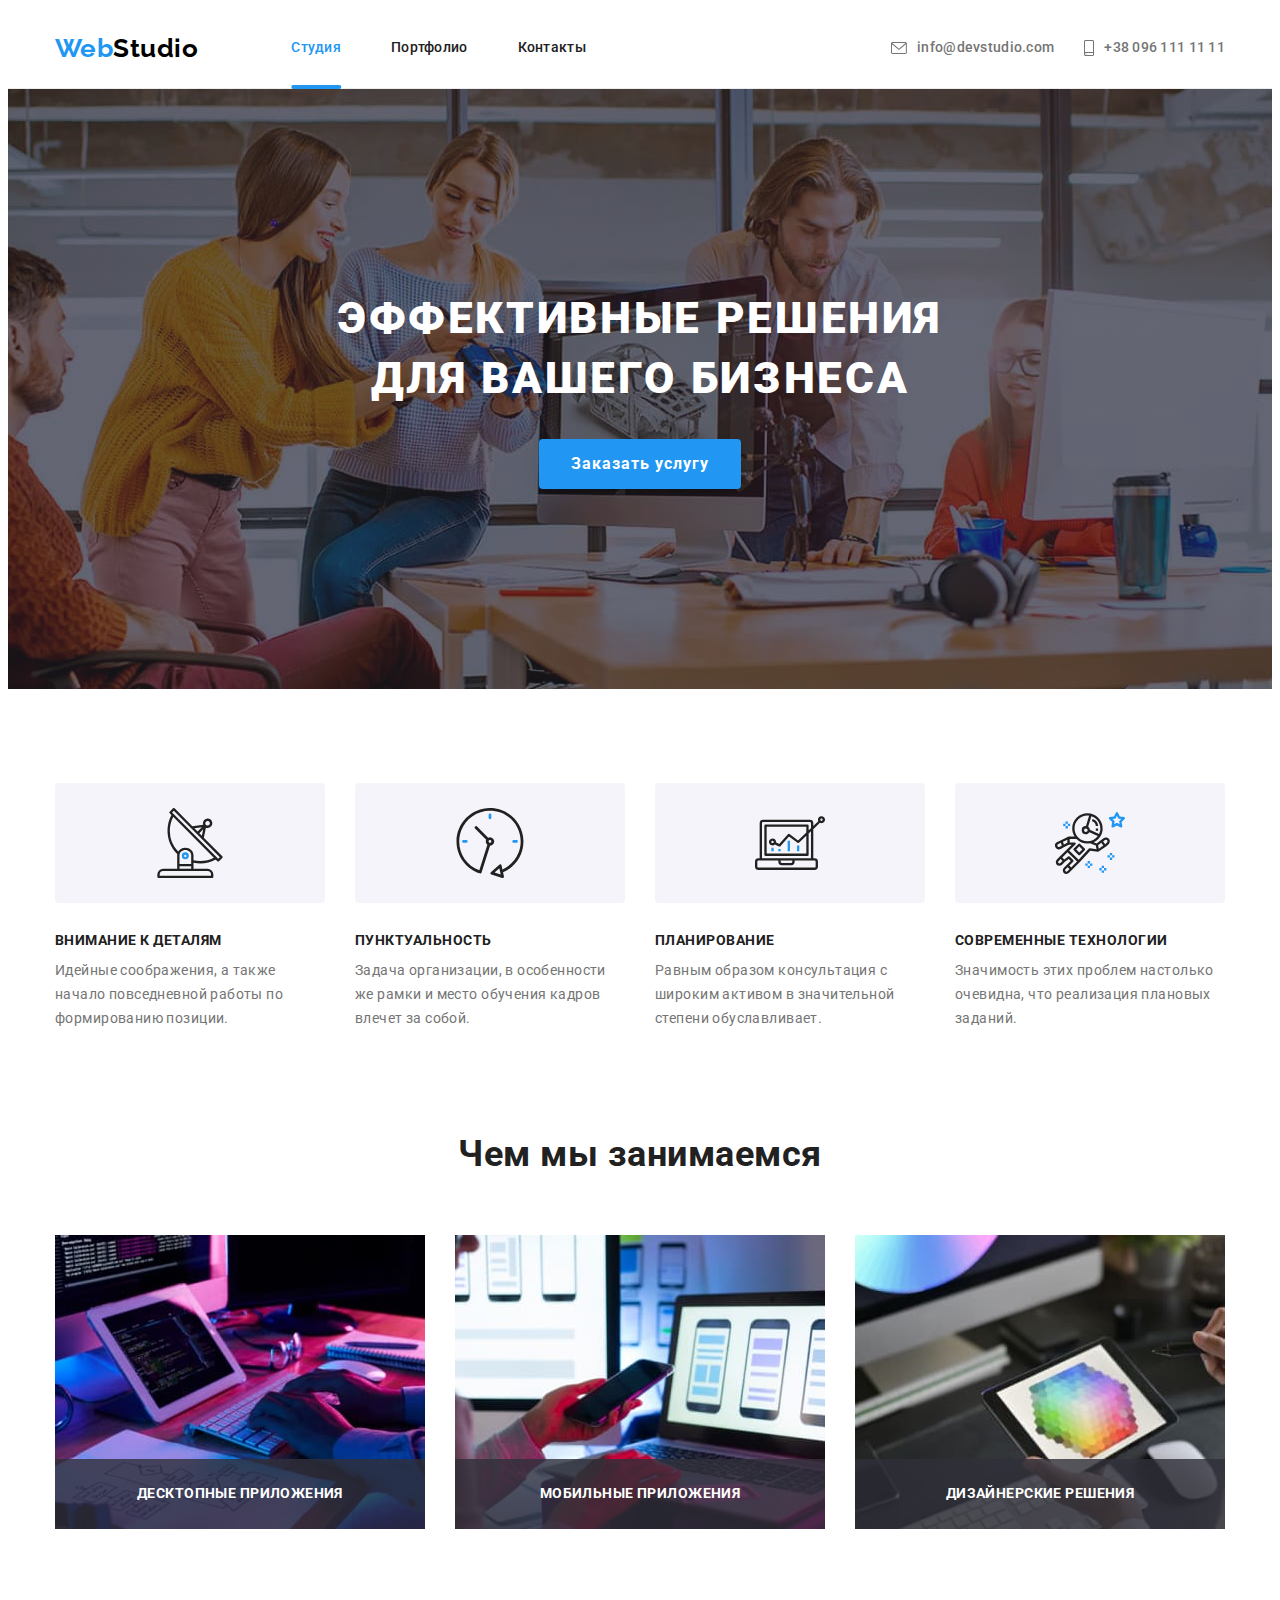
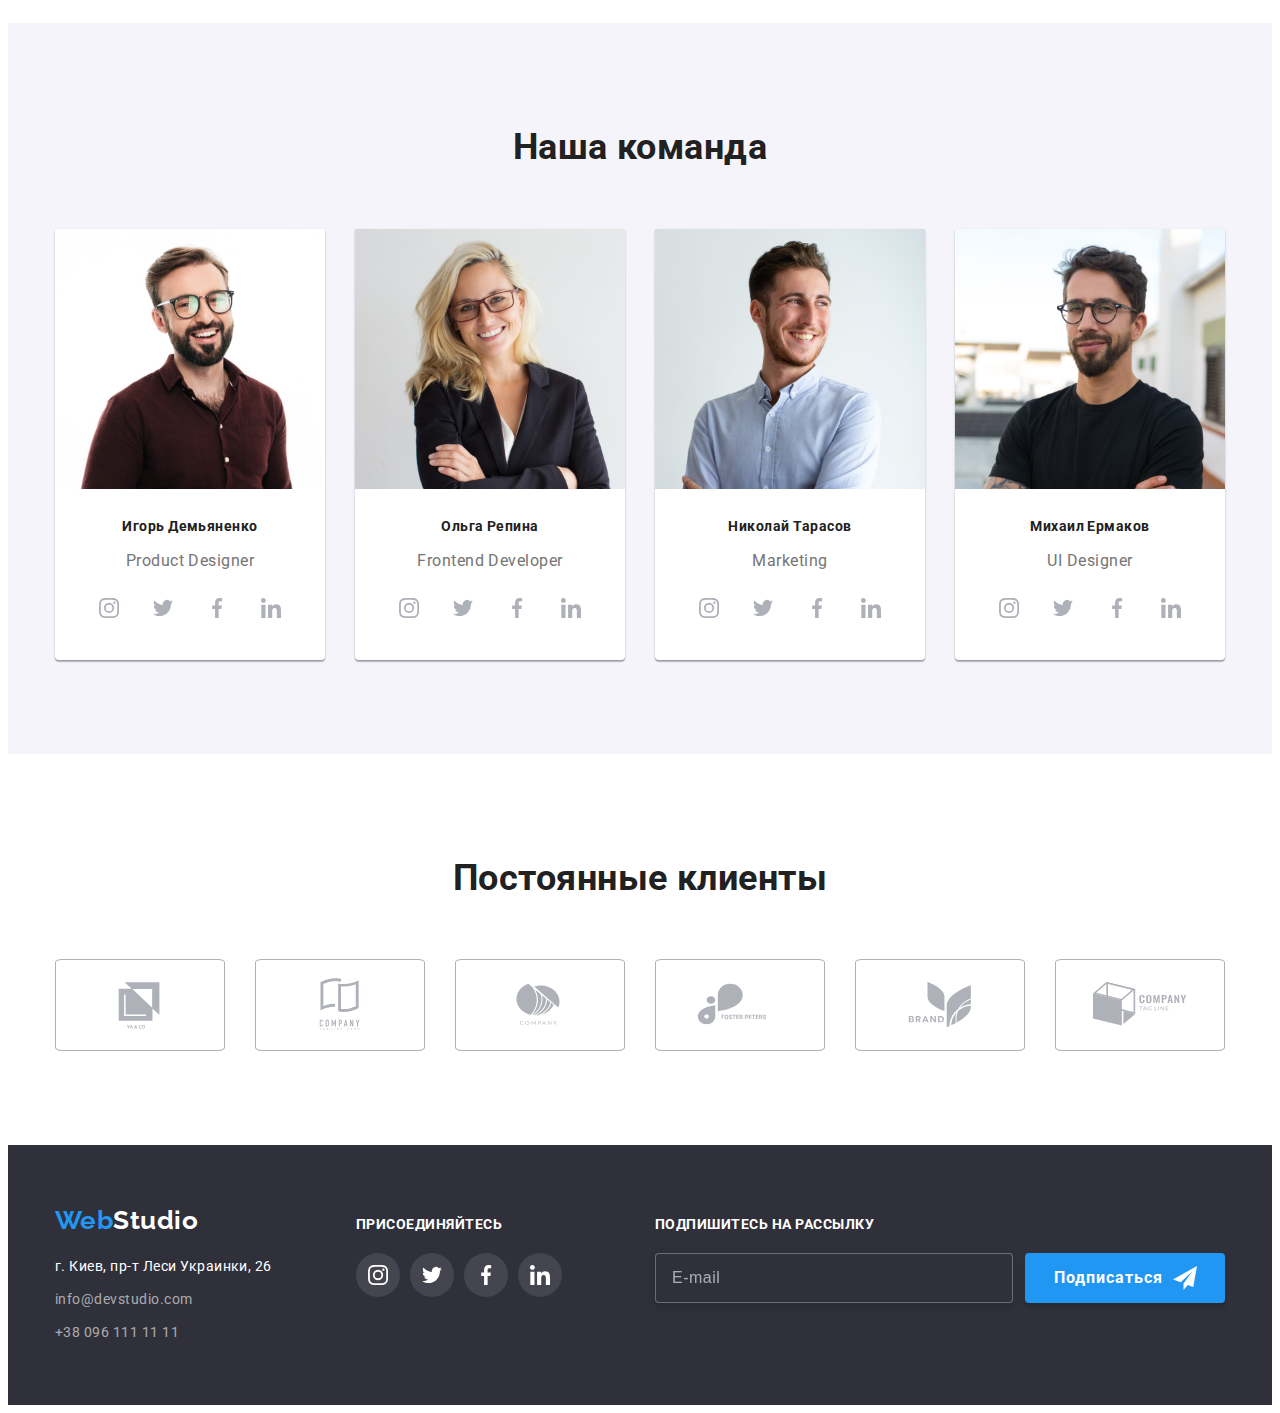
<file: index.html>
<!DOCTYPE html>
<html lang="ru">
  <head>
    <meta charset="UTF-8" />
    <meta http-equiv="X-UA-Compatible" content="IE=edge" />
    <meta name="viewport" content="width=device-width, initial-scale=1.0" />
    <title>Web Studio (Version 2.1)</title>
    <link rel="preconnect" href="https://fonts.googleapis.com" />
    <link rel="preconnect" href="https://fonts.gstatic.com" crossorigin />
    <link
      href="https://fonts.googleapis.com/css2?family=Raleway:wght@700&family=Roboto:wght@400;500;700;900&display=swap"
      rel="stylesheet"
    />
    <link
      rel="stylesheet"
      href="https://cdnjs.cloudflare.com/ajax/libs/modern-normalize/1.1.0/modern-normalize.min.css"
      integrity="sha512-wpPYUAdjBVSE4KJnH1VR1HeZfpl1ub8YT/NKx4PuQ5NmX2tKuGu6U/JRp5y+Y8XG2tV+wKQpNHVUX03MfMFn9Q=="
      crossorigin="anonymous"
      referrerpolicy="no-referrer"
    />
    <link rel="stylesheet" href="./css/styles.css" />
  </head>
  <body>
    <header class="header">
      <div class="container">
        <!--=====logo=====-->

        <a href="/" lang="en" class="text-logo">
          <span class="span-logo">Web</span>Studio
        </a>

        <!-- =====sait-nav===== -->

        <nav>
          <ul class="sait-nav">
            <li class="item"><a href="/" class="current">Студия</a></li>
            <li class="item"><a href="./portfolio.html">Портфолио</a></li>
            <li class="item"><a href="/">Контакты</a></li>
          </ul>
        </nav>

        <!-- =====contacts-nav=====  -->

        <ul class="contacts-nav">
          <li class="item">
            <a class="link-mail" href="mailto:info@devstudio.com">
              <svg class="icon-envelope">
                <use href="./images/symbol-defs.svg#icon-envelope"></use>
              </svg>
              info@devstudio.com
            </a>
          </li>
          <li class="item">
            <a class="link-tell" href="tel:+380961111111">
              <svg class="icon-smartphone">
                <use href="./images/symbol-defs.svg#icon-smartphone"></use>
              </svg>
              +38 096 111 11 11
            </a>
          </li>
        </ul>
      </div>
    </header>

    <!-- Hero section -->

    <main class="main">
      <div class="hero">
        <div class="container">
          <section>
            <h1 class="hero-title">
              Эффективные решения<br />для вашего бизнеса
            </h1>

            <!-- =====button==== -->

            <button type="button" class="hero-button" data-modal-open>
              Заказать услугу
            </button>
            <div class="backdrop is-hidden" data-modal>
              <div class="modal">
                <button class="modal-button" data-modal-close>
                  <svg class="icon-close">
                    <use href="./images/symbol-defs.svg#icon-close"></use>
                  </svg>
                </button>
                <p class="text">Оставьте свои данные, мы вам перезвоним</p>
                <form class="inner">
                  <div class="form-field">
                    <label class="signature" name="name"> Имя </label>
                    <span class="position">
                      <input
                        class="field"
                        type="text"
                        id="name"
                        autocomplete="off"
                      />
                      <svg class="icon">
                        <use
                          href="./images/symbol-defs.svg#icon-person_modal"
                        ></use>
                      </svg>
                    </span>
                  </div>

                  <div class="form-field">
                    <label class="signature" name="tel"> Имя </label>
                    <span class="position">
                      <input
                        class="field"
                        type="tel"
                        id="tel"
                        autocomplete="off"
                      />
                      <svg class="icon">
                        <use
                          href="./images/symbol-defs.svg#icon-phone_modal"
                        ></use>
                      </svg>
                    </span>
                  </div>
                  <div class="form-field">
                    <label class="signature" name="email"> Имя </label>
                    <span class="position">
                      <input
                        class="field"
                        type="email"
                        id="email"
                        autocomplete="off"
                      />
                      <svg class="icon">
                        <use
                          href="./images/symbol-defs.svg#icon-email_modal"
                        ></use>
                      </svg>
                    </span>
                  </div>
                  <div class="form-field last">
                    <label class="signature" name="textarea">Комментарий</label>
                    <textarea
                      class="textarea field"
                      type="text"
                      id="textarea"
                      autocomplete="off"
                      placeholder="Введите текст"
                    ></textarea>
                  </div>
                  <div class="checkbox-field">
                    <label class="signature-checkbox" name="checkbox">
                      <input
                        class="checkbox"
                        type="checkbox"
                        id="checkbox"
                        autocomplete="off"
                      />
                      <span class="wrapper-icon">
                        <svg class="icon-check">
                          <use
                            href="./images/symbol-defs.svg#icon-icon-check"
                          ></use>
                        </svg>
                      </span>
                      &nbsp; Соглашаюсь с рассылкой и принимаю &nbsp;
                      <a clas="link-checkbox" href="#">Условия договора</a>
                    </label>
                  </div>
                  <div class="submit-wrapper">
                    <button type="submit" class="form-button">Отправить</button>
                  </div>
                </form>
              </div>
            </div>
          </section>
        </div>
      </div>

      <!-- =====section===== -->

      <section class="section indent section-padding">
        <div class="container">
          <h2 class="section-title">
            <!-- Заголовок который нужно спрятать -->
          </h2>
          <ul class="title">
            <li class="item">
              <div class="box-icon">
                <svg class="icon">
                  <use href="./images/symbol-defs.svg#icon-antenna"></use>
                </svg>
              </div>
              <h3 class="headline">Внимание к деталям</h3>
              <p class="paragraph">
                Идейные соображения, а также начало повседневной работы по
                формированию позиции.
              </p>
            </li>
            <li class="item">
              <div class="box-icon">
                <svg class="icon">
                  <use href="./images/symbol-defs.svg#icon-clock"></use>
                </svg>
              </div>
              <h3 class="headline">Пунктуальность</h3>
              <p class="paragraph">
                Задача организации, в особенности же рамки и место обучения
                кадров влечет за собой.
              </p>
            </li>
            <li class="item">
              <div class="box-icon">
                <svg class="icon">
                  <use href="./images/symbol-defs.svg#icon-diagram"></use>
                </svg>
              </div>
              <h3 class="headline">Планирование</h3>
              <p class="paragraph">
                Равным образом консультация с широким активом в значительной
                степени обуславливает.
              </p>
            </li>
            <li class="item">
              <div class="box-icon">
                <svg class="icon">
                  <use href="./images/symbol-defs.svg#icon-astronaut"></use>
                </svg>
              </div>
              <h3 class="headline">Современные технологии</h3>
              <p class="paragraph">
                Значимость этих проблем настолько очевидна, что реализация
                плановых заданий.
              </p>
            </li>
          </ul>
        </div>
      </section>

      <!-- =====What are we doing===== -->

      <section class="section indent-with-img section-padding">
        <div class="container">
          <h2 class="section-title">Чем мы занимаемся</h2>
          <ul class="photo">
            <li class="item">
              <img
                class="no-gap"
                width="370"
                src="./images/what_are_we_doing_1.jpg"
                alt="Разработка проэкта"
              />
              <p class="text-photo">Десктопные приложения</p>
            </li>
            <li class="item">
              <img
                class="no-gap"
                width="370"
                src="./images/what_are_we_doing_2.jpg"
                alt="Оптимизация под мобильные устройства"
              />
              <p class="text-photo">Мобильные приложения</p>
            </li>
            <li class="item">
              <img
                class="no-gap"
                width="370"
                src="./images/what_are_we_doing_3.jpg"
                alt="Дизайнерские решения"
              />
              <p class="text-photo">Дизайнерские решения</p>
            </li>
          </ul>
        </div>
      </section>
      <section class="section bg-section indent-with-img section-padding">
        <div class="container">
          <h2 class="section-title">Наша команда</h2>
          <ul class="shell">
            <li class="item">
              <img
                class="no-gap"
                width="270"
                src="./images/ihor.jpg"
                alt="Игорь Демьяненко"
              />
              <div class="padding-text">
                <h3 class="headline center">Игорь Демьяненко</h3>
                <p lang="en" class="center">Product Designer</p>
                <section class="social-networks">
                  <a href="/" class="networks-icon">
                    <svg class="icon">
                      <use href="./images/symbol-defs.svg#icon-instagram"></use>
                    </svg>
                  </a>
                  <a href="/" class="networks-icon">
                    <svg class="icon">
                      <use href="./images/symbol-defs.svg#icon-twitter"></use>
                    </svg>
                  </a>
                  <a href="/" class="networks-icon">
                    <svg class="icon">
                      <use href="./images/symbol-defs.svg#icon-facebook"></use>
                    </svg>
                  </a>
                  <a href="/" class="networks-icon">
                    <svg class="icon">
                      <use href="./images/symbol-defs.svg#icon-linkedin"></use>
                    </svg>
                  </a>
                </section>
              </div>
            </li>
            <li class="item">
              <img
                class="no-gap"
                width="270"
                src="./images/olga.jpg"
                alt="Ольга Репина"
              />
              <div class="padding-text">
                <h3 class="headline center">Ольга Репина</h3>
                <p lang="en" class="center">Frontend Developer</p>
                <section class="social-networks">
                  <a href="/" class="networks-icon">
                    <svg class="icon">
                      <use href="./images/symbol-defs.svg#icon-instagram"></use>
                    </svg>
                  </a>
                  <a href="/" class="networks-icon">
                    <svg class="icon">
                      <use href="./images/symbol-defs.svg#icon-twitter"></use>
                    </svg>
                  </a>
                  <a href="/" class="networks-icon">
                    <svg class="icon">
                      <use href="./images/symbol-defs.svg#icon-facebook"></use>
                    </svg>
                  </a>
                  <a href="/" class="networks-icon">
                    <svg class="icon">
                      <use href="./images/symbol-defs.svg#icon-linkedin"></use>
                    </svg>
                  </a>
                </section>
              </div>
            </li>
            <li class="item">
              <img
                class="no-gap"
                width="270"
                src="./images/nikolay.jpg"
                alt="Николай Тарасов"
              />
              <div class="padding-text">
                <h3 class="headline center">Николай Тарасов</h3>
                <p lang="en" class="center">Marketing</p>
                <section class="social-networks">
                  <a href="/" class="networks-icon">
                    <svg class="icon">
                      <use href="./images/symbol-defs.svg#icon-instagram"></use>
                    </svg>
                  </a>
                  <a href="/" class="networks-icon">
                    <svg class="icon">
                      <use href="./images/symbol-defs.svg#icon-twitter"></use>
                    </svg>
                  </a>
                  <a href="/" class="networks-icon">
                    <svg class="icon">
                      <use href="./images/symbol-defs.svg#icon-facebook"></use>
                    </svg>
                  </a>
                  <a href="/" class="networks-icon">
                    <svg class="icon">
                      <use href="./images/symbol-defs.svg#icon-linkedin"></use>
                    </svg>
                  </a>
                </section>
              </div>
            </li>
            <li class="item">
              <img
                class="no-gap"
                width="270"
                src="./images/mihail.jpg"
                alt="Михаил Ермаков"
              />
              <div class="padding-text">
                <h3 class="headline center">Михаил Ермаков</h3>
                <p lang="en" class="center">UI Designer</p>
                <section class="social-networks">
                  <a href="/" class="networks-icon">
                    <svg class="icon">
                      <use href="./images/symbol-defs.svg#icon-instagram"></use>
                    </svg>
                  </a>
                  <a href="/" class="networks-icon">
                    <svg class="icon">
                      <use href="./images/symbol-defs.svg#icon-twitter"></use>
                    </svg>
                  </a>
                  <a href="/" class="networks-icon">
                    <svg class="icon">
                      <use href="./images/symbol-defs.svg#icon-facebook"></use>
                    </svg>
                  </a>
                  <a href="/" class="networks-icon">
                    <svg class="icon">
                      <use href="./images/symbol-defs.svg#icon-linkedin"></use>
                    </svg>
                  </a>
                </section>
              </div>
            </li>
          </ul>
        </div>
      </section>
      <section class="section-padding customers">
        <div class="container">
          <h2 class="section-title">Постоянные клиенты</h2>
          <ul class="title">
            <li>
              <a href="/" class="networks-icon">
                <svg class="icon">
                  <use href="./images/symbol-defs.svg#icon-group_1"></use>
                </svg>
              </a>
            </li>
            <li>
              <a href="/" class="networks-icon">
                <svg class="icon">
                  <use href="./images/symbol-defs.svg#icon-group_2"></use>
                </svg>
              </a>
            </li>
            <li>
              <a href="/" class="networks-icon">
                <svg class="icon">
                  <use href="./images/symbol-defs.svg#icon-group_3"></use>
                </svg>
              </a>
            </li>
            <li>
              <a href="/" class="networks-icon">
                <svg class="icon">
                  <use href="./images/symbol-defs.svg#icon-group_4"></use>
                </svg>
              </a>
            </li>
            <li>
              <a href="/" class="networks-icon">
                <svg class="icon">
                  <use href="./images/symbol-defs.svg#icon-group_5"></use>
                </svg>
              </a>
            </li>
            <li>
              <a href="/" class="networks-icon">
                <svg class="icon">
                  <use href="./images/symbol-defs.svg#icon-group_6"></use>
                </svg>
              </a>
            </li>
          </ul>
        </div>
      </section>
    </main>

    <!-- =====footer===== -->

    <footer class="footer">
      <div class="container">
        <div class="footer-text">
          <a href="/" lang="en" class="text-logo footer-logo">
            <span class="span-logo">Web</span>Studio
          </a>

          <!-- =====adress===== -->

          <address class="adress">
            <ul>
              <li class="location">
                <a
                  href="https://goo.gl/maps/e9gc64bWVvTJH4VD8"
                  class="geolocation link"
                  >г. Киев, пр-т Леси Украинки, 26
                </a>
              </li>
              <li class="mail">
                <a href="mailto:info@devstudio.com" class="link"
                  >info@devstudio.com
                </a>
              </li>
              <li class="tel">
                <a href="tel:+380961111111" class="link">+38 096 111 11 11</a>
              </li>
            </ul>
          </address>
        </div>
        <div class="wrapper">
          <h2 class="title">присоединяйтесь</h2>
          <section class="social-networks">
            <ul class="shell">
              <li class="item-shell">
                <a href="/" class="networks-icon">
                  <svg class="icon">
                    <use
                      href="./images/symbol-defs.svg#icon-instagram_footer"
                    ></use>
                  </svg>
                </a>
              </li>
              <li class="item-shell">
                <a href="/" class="networks-icon">
                  <svg class="icon">
                    <use
                      href="./images/symbol-defs.svg#icon-twitter_footer"
                    ></use>
                  </svg>
                </a>
              </li>
              <li class="item-shell">
                <a href="/" class="networks-icon">
                  <svg class="icon">
                    <use
                      href="./images/symbol-defs.svg#icon-facebook_footer"
                    ></use>
                  </svg>
                </a>
              </li>
              <li class="item-shell">
                <a href="/" class="networks-icon">
                  <svg class="icon">
                    <use
                      href="./images/symbol-defs.svg#icon-linkedin_footer"
                    ></use>
                  </svg>
                </a>
              </li>
            </ul>
          </section>
        </div>
        <div class="wrapper-form">
          <h2 class="title">Подпишитесь на рассылку</h2>
          <form class="footer-form" action="" autocomplete="off">
            <input
              class="footer-field"
              type="emeil"
              name="meil"
              placeholder="E-mail"
            />
            <button type="submit" class="footer-button" data-modal-open>
              Подписаться
              <svg class="icon">
                <use href="./images/symbol-defs.svg#icon-icon_send"></use>
              </svg>
            </button>
          </form>
        </div>
      </div>
    </footer>

    <script src="./js/modal.js"></script>
  </body>
</html>
</file>
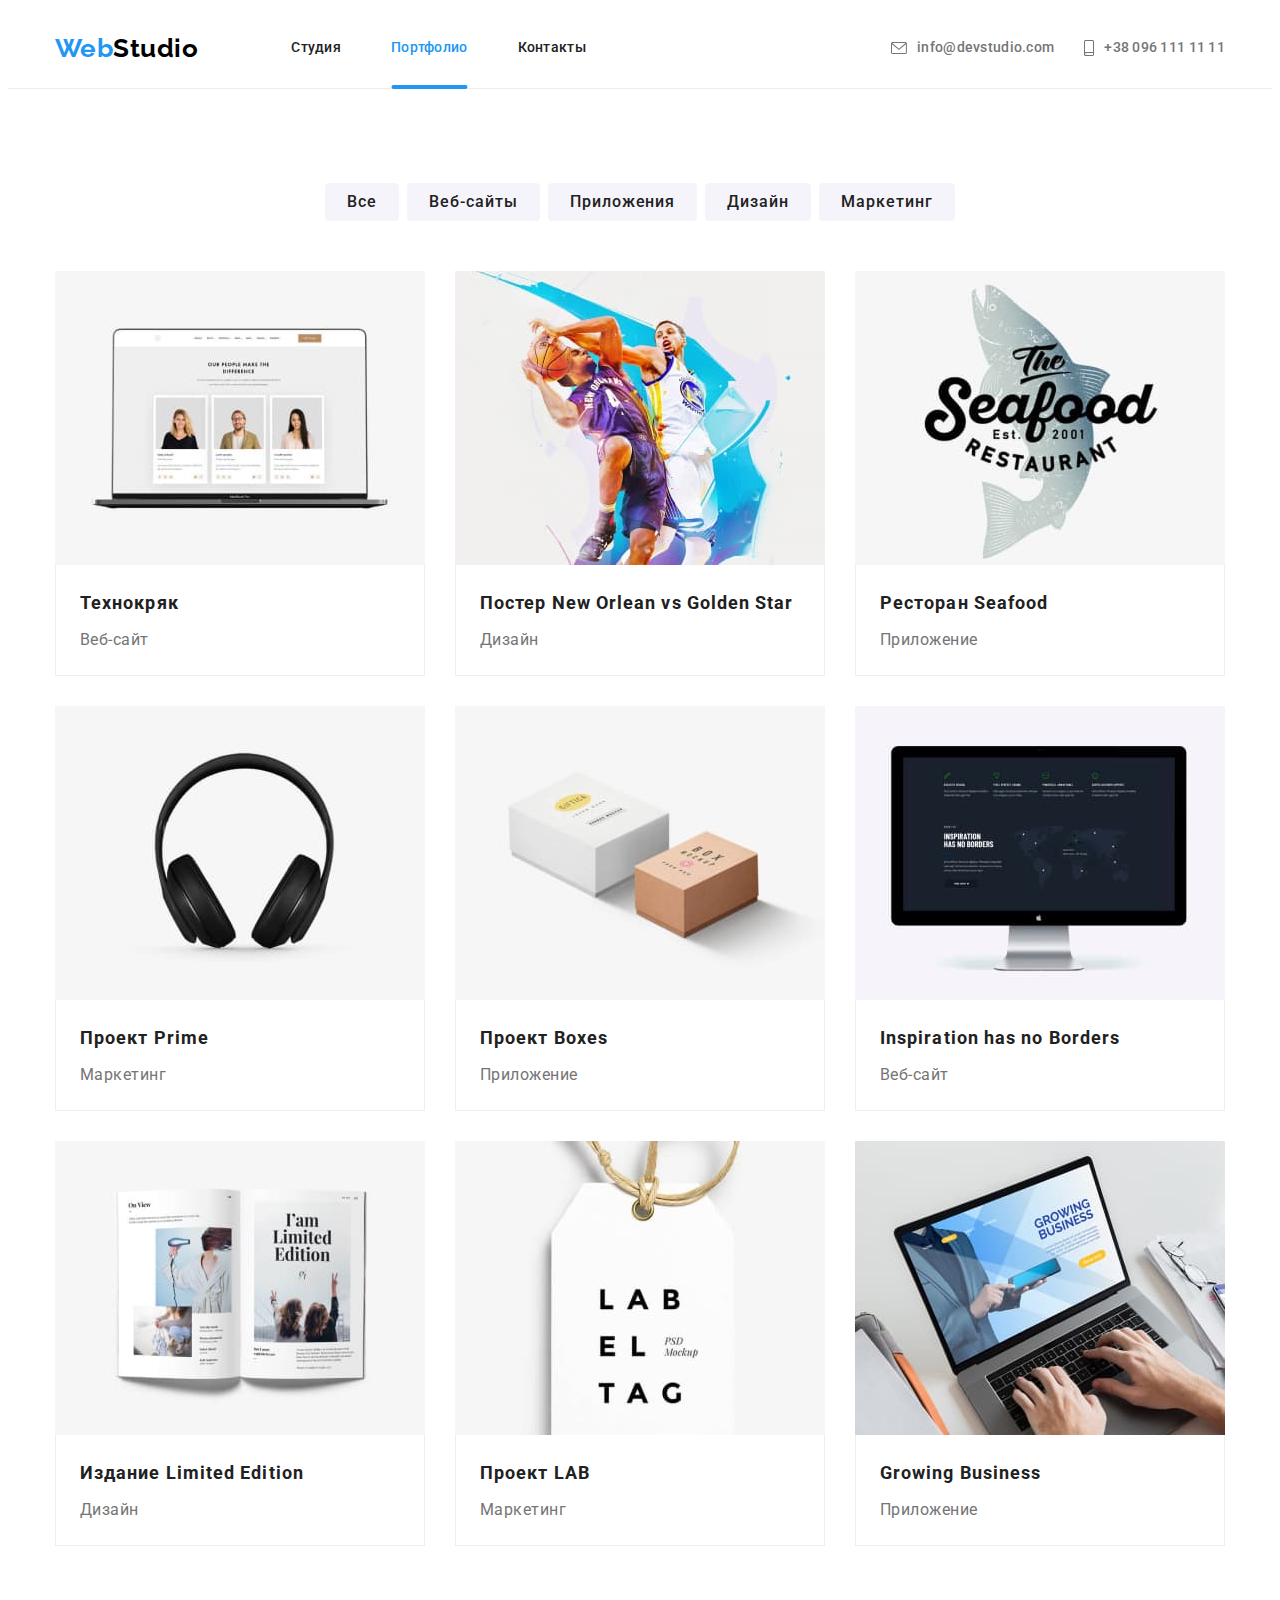
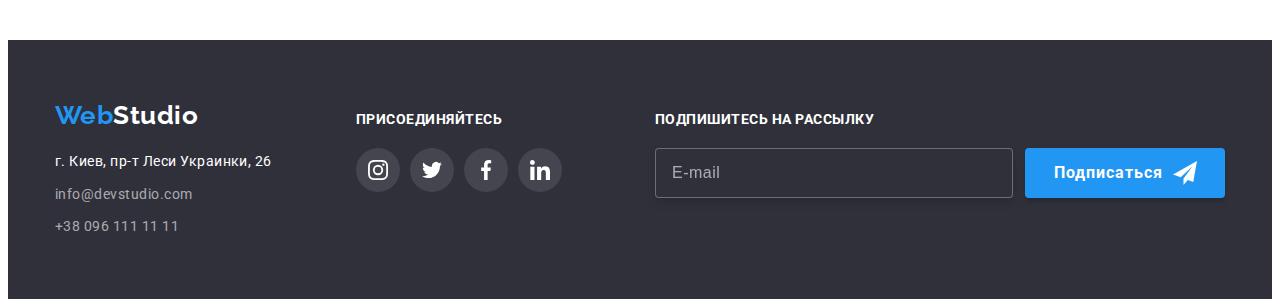
<file: portfolio.html>
<!DOCTYPE html>
<html lang="ru">
  <head>
    <meta charset="UTF-8" />
    <meta http-equiv="X-UA-Compatible" content="IE=edge" />
    <meta name="viewport" content="width=device-width, initial-scale=1.0" />
    <title>Web Studio (Version 2.1)</title>
    <link rel="preconnect" href="https://fonts.googleapis.com" />
    <link rel="preconnect" href="https://fonts.gstatic.com" crossorigin />
    <link
      href="https://fonts.googleapis.com/css2?family=Raleway:wght@700&family=Roboto:wght@400;500;700;900&display=swap"
      rel="stylesheet"
    />
    <link
      rel="stylesheet"
      href="https://cdnjs.cloudflare.com/ajax/libs/modern-normalize/1.1.0/modern-normalize.min.css"
      integrity="sha512-wpPYUAdjBVSE4KJnH1VR1HeZfpl1ub8YT/NKx4PuQ5NmX2tKuGu6U/JRp5y+Y8XG2tV+wKQpNHVUX03MfMFn9Q=="
      crossorigin="anonymous"
      referrerpolicy="no-referrer"
    />
    <link rel="stylesheet" href="./css/styles.css" />
  </head>
  <body>
    <header class="header">
      <div class="container">
        <!--=====logo=====-->

        <a href="/" lang="en" class="text-logo">
          <span class="span-logo">Web</span>Studio
        </a>

        <!-- =====sait-nav===== -->

        <nav>
          <ul class="sait-nav">
            <li class="item"><a href="./index.html">Студия</a></li>
            <li class="item">
              <a href="/" class="current">Портфолио</a>
            </li>
            <li class="item"><a href="/">Контакты</a></li>
          </ul>
        </nav>

        <!-- =====contacts-nav=====  -->

        <ul class="contacts-nav">
          <li class="item">
            <a class="link-mail" href="mailto:info@devstudio.com">
              <svg class="icon-envelope">
                <use href="./images/symbol-defs.svg#icon-envelope"></use>
              </svg>
              info@devstudio.com
            </a>
          </li>
          <li class="item">
            <a class="link-tell" href="tel:+380961111111">
              <svg class="icon-smartphone">
                <use href="./images/symbol-defs.svg#icon-smartphone"></use>
              </svg>
              +38 096 111 11 11
            </a>
          </li>
        </ul>
      </div>
    </header>

    <!-- Hero section -->

    <main>
      <section class="section-padding">
        <div class="container">
          <h1></h1>
          <!-- Заголовок который нужно спрятать -->

          <!-- =====button===== -->

          <ul class="buttons-filters">
            <li class="item">
              <button type="button" class="button">Все</button>
            </li>
            <li class="item">
              <button type="button" class="button">Веб-сайты</button>
            </li>
            <li class="item">
              <button type="button" class="button">Приложения</button>
            </li>
            <li class="item">
              <button type="button" class="button">Дизайн</button>
            </li>
            <li class="item">
              <button type="button" class="button">Маркетинг</button>
            </li>
          </ul>

          <!-- ======cards===== -->

          <ul class="cards">
            <li class="item">
              <div class="cards-container">
                <a class="link" href="">
                  <div class="link-box">
                    <img
                      src="./images/tehnocryak.jpg"
                      alt="Веб-сайт"
                      width="370"
                      class="photo"
                    />
                    <p class="desc">
                      Технокряк это современная площадка распространения
                      коронавируса. Компании используют эту платформу для
                      цифрового шпионажа и атак на защищённые сервера
                      конкурентов.
                    </p>
                  </div>
                  <div class="border">
                    <h2 class="title">Технокряк</h2>
                    <p class="text">Веб-сайт</p>
                  </div>
                </a>
              </div>
            </li>

            <li class="item">
              <div class="cards-container">
                <a class="link" href="">
                  <div class="link-box">
                    <img
                      src="./images/new_orlean_vs_golden_star.jpg"
                      alt="Веб-сайт"
                      width="370"
                      class="photo"
                    />
                    <p class="desc">
                      Технокряк это современная площадка распространения
                      коронавируса. Компании используют эту платформу для
                      цифрового шпионажа и атак на защищённые сервера
                      конкурентов.
                    </p>
                  </div>
                  <div class="border">
                    <h2 class="title">Постер New Orlean vs Golden Star</h2>
                    <p class="text">Дизайн</p>
                  </div>
                </a>
              </div>
            </li>

            <li class="item">
              <div class="cards-container">
                <a class="link" href="">
                  <div class="link-box">
                    <img
                      src="./images/seafood.jpg"
                      alt="Веб-сайт"
                      width="370"
                      class="photo"
                    />
                    <p class="desc">
                      Технокряк это современная площадка распространения
                      коронавируса. Компании используют эту платформу для
                      цифрового шпионажа и атак на защищённые сервера
                      конкурентов.
                    </p>
                  </div>
                  <div class="border">
                    <h2 class="title">Ресторан Seafood</h2>
                    <p class="text">Приложение</p>
                  </div>
                </a>
              </div>
            </li>

            <li class="item">
              <div class="cards-container">
                <a class="link" href="">
                  <div class="link-box">
                    <img
                      src="./images/prime.jpg"
                      alt="Веб-сайт"
                      width="370"
                      class="photo"
                    />
                    <p class="desc">
                      Технокряк это современная площадка распространения
                      коронавируса. Компании используют эту платформу для
                      цифрового шпионажа и атак на защищённые сервера
                      конкурентов.
                    </p>
                  </div>
                  <div class="border">
                    <h2 class="title">Проект Prime</h2>
                    <p class="text">Маркетинг</p>
                  </div>
                </a>
              </div>
            </li>

            <li class="item">
              <div class="cards-container">
                <a class="link" href="">
                  <div class="link-box">
                    <img
                      src="./images/boxes.jpg"
                      alt="Веб-сайт"
                      width="370"
                      class="photo"
                    />
                    <p class="desc">
                      Технокряк это современная площадка распространения
                      коронавируса. Компании используют эту платформу для
                      цифрового шпионажа и атак на защищённые сервера
                      конкурентов.
                    </p>
                  </div>
                  <div class="border">
                    <h2 class="title">Проект Boxes</h2>
                    <p class="text">Приложение</p>
                  </div>
                </a>
              </div>
            </li>

            <li class="item">
              <div class="cards-container">
                <a class="link" href="">
                  <div class="link-box">
                    <img
                      src="./images/inspiration_has_no_borders.jpg"
                      alt="Веб-сайт"
                      width="370"
                      class="photo"
                    />
                    <p class="desc">
                      Технокряк это современная площадка распространения
                      коронавируса. Компании используют эту платформу для
                      цифрового шпионажа и атак на защищённые сервера
                      конкурентов.
                    </p>
                  </div>
                  <div class="border">
                    <h2 class="title">Inspiration has no Borders</h2>
                    <p class="text">Веб-сайт</p>
                  </div>
                </a>
              </div>
            </li>

            <li class="item">
              <div class="cards-container">
                <a class="link" href="">
                  <div class="link-box">
                    <img
                      src="./images/limited_edition.jpg"
                      alt="Веб-сайт"
                      width="370"
                      class="photo"
                    />
                    <p class="desc">
                      Технокряк это современная площадка распространения
                      коронавируса. Компании используют эту платформу для
                      цифрового шпионажа и атак на защищённые сервера
                      конкурентов.
                    </p>
                  </div>
                  <div class="border">
                    <h2 class="title">Издание Limited Edition</h2>
                    <p class="text">Дизайн</p>
                  </div>
                </a>
              </div>
            </li>

            <li class="item">
              <div class="cards-container">
                <a class="link" href="">
                  <div class="link-box">
                    <img
                      src="./images/lab.jpg"
                      alt="Веб-сайт"
                      width="370"
                      class="photo"
                    />
                    <p class="desc">
                      Технокряк это современная площадка распространения
                      коронавируса. Компании используют эту платформу для
                      цифрового шпионажа и атак на защищённые сервера
                      конкурентов.
                    </p>
                  </div>
                  <div class="border">
                    <h2 class="title">Проект LAB</h2>
                    <p class="text">Маркетинг</p>
                  </div>
                </a>
              </div>
            </li>

            <li class="item">
              <div class="cards-container">
                <a class="link" href="">
                  <div class="link-box">
                    <img
                      src="./images/growing_business.jpg"
                      alt="Веб-сайт"
                      width="370"
                      class="photo"
                    />
                    <p class="desc">
                      Технокряк это современная площадка распространения
                      коронавируса. Компании используют эту платформу для
                      цифрового шпионажа и атак на защищённые сервера
                      конкурентов.
                    </p>
                  </div>
                  <div class="border">
                    <h2 class="title">Growing Business</h2>
                    <p class="text">Приложение</p>
                  </div>
                </a>
              </div>
            </li>
          </ul>
        </div>
      </section>
    </main>

    <!-- =====footer===== -->

    <footer class="footer">
      <div class="container">
        <div class="footer-text">
          <a href="/" lang="en" class="text-logo footer-logo">
            <span class="span-logo">Web</span>Studio
          </a>

          <!-- =====adress===== -->

          <address class="adress">
            <ul>
              <li class="location">
                <a
                  href="https://goo.gl/maps/e9gc64bWVvTJH4VD8"
                  class="geolocation link"
                  >г. Киев, пр-т Леси Украинки, 26
                </a>
              </li>
              <li class="mail">
                <a href="mailto:info@devstudio.com" class="link"
                  >info@devstudio.com
                </a>
              </li>
              <li class="tel">
                <a href="tel:+380961111111" class="link">+38 096 111 11 11</a>
              </li>
            </ul>
          </address>
        </div>
        <div class="wrapper">
          <h2 class="title">присоединяйтесь</h2>
          <section class="social-networks">
            <ul class="shell">
              <li class="item-shell">
                <a href="/" class="networks-icon">
                  <svg class="icon">
                    <use
                      href="./images/symbol-defs.svg#icon-instagram_footer"
                    ></use>
                  </svg>
                </a>
              </li>
              <li class="item-shell">
                <a href="/" class="networks-icon">
                  <svg class="icon">
                    <use
                      href="./images/symbol-defs.svg#icon-twitter_footer"
                    ></use>
                  </svg>
                </a>
              </li>
              <li class="item-shell">
                <a href="/" class="networks-icon">
                  <svg class="icon">
                    <use
                      href="./images/symbol-defs.svg#icon-facebook_footer"
                    ></use>
                  </svg>
                </a>
              </li>
              <li class="item-shell">
                <a href="/" class="networks-icon">
                  <svg class="icon">
                    <use
                      href="./images/symbol-defs.svg#icon-linkedin_footer"
                    ></use>
                  </svg>
                </a>
              </li>
            </ul>
          </section>
        </div>
        <div class="wrapper-form">
          <h2 class="title">Подпишитесь на рассылку</h2>
          <form class="footer-form" action="" autocomplete="off">
            <input
              class="footer-field"
              type="emeil"
              name="meil"
              placeholder="E-mail"
            />
            <button type="submit" class="footer-button" data-modal-open>
              Подписаться
              <svg class="icon">
                <use href="./images/symbol-defs.svg#icon-icon_send"></use>
              </svg>
            </button>
          </form>
        </div>
      </div>
    </footer>
  </body>
</html>
</file>
<file: css/styles.css>
:root {
  --primeri-text-color: rgba(117, 117, 117, 1);
  --secondari-text-color: rgba(33, 33, 33, 1);
  --hover-color: rgba(33, 150, 243, 1);
  --hero-color: rgba(255, 255, 255, 1);
  --primeri-font-family: Roboto, sans-serif;
  --transition: 250ms cubic-bezier(0.4, 0, 0.2, 1);
}

*,
*::before,
*::after {
  box-sizing: border-box;
}

body {
  background-color: #fff;
  color: var(--primeri-text-color);
  font-family: var(--primeri-font-family);
  letter-spacing: 0.03em;
}

a {
  transition: color var(--transition), background-color var(--transition);
}

.header {
  border-bottom: 1px solid #ececec;
}

.header .container {
  display: flex;
  align-items: center;
}

.container {
  width: 1200px;
  padding-left: 15px;
  padding-right: 15px;
  margin: 0 auto;
}

a {
  text-decoration: none;
}

ul {
  list-style: none;
  padding: 0;
  margin: 0;
}

h1,
h2,
h3,
p {
  margin: 0;
}

/* =====logo===== */

.text-logo {
  margin-right: 93px;

  color: rgba(0, 0, 0, 1);
  font-family: Raleway, sans-serif;
  font-weight: 700;
  font-size: 26px;
  line-height: 1, 19;
}

.span-logo {
  color: rgba(33, 150, 243, 1);
}

/* =====sait-nav===== */

.sait-nav .item:not(:last-child),
.contacts-nav .item:not(:last-child) {
  margin-right: 50px;
}

.sait-nav a {
  padding-top: 32px;
  padding-bottom: 32px;

  color: var(--secondari-text-color);
}

.sait-nav a:hover,
.sait-nav a:focus {
  color: var(--hover-color);
}

.sait-nav a.current {
  color: var(--hover-color);
}

.sait-nav .current {
  position: relative;
}

.current::after {
  content: "";
  position: absolute;
  display: inline-block;
  width: 100%;
  height: 4px;
  transform: translate(-100%, 1125%);

  border-radius: 2px;
  opacity: 1;
  background-color: #2196f3;
}

/* =====contacts-nav===== */

.contacts-nav a {
  color: var(--primeri-text-color);
}

.contacts-nav .link-mail:hover,
.contacts-nav .link-mail:focus,
.contacts-nav .link-tell:hover,
.contacts-nav .link-tell:focus {
  color: var(--hover-color);
  fill: var(--hover-color);
}

.sait-nav,
.contacts-nav {
  display: flex;

  letter-spacing: 0.02em;
  font-weight: 500;
  font-size: 14px;
  line-height: 1.14;
}

.contacts-nav {
  margin-left: auto;
}

.contacts-nav a.link-mail,
.contacts-nav a.link-tell {
  display: flex;
  align-items: center;
}

.contacts-nav .item:not(:last-child) {
  margin-right: 30px;
}

.contacts-nav .icon-envelope {
  margin-right: 10px;
  width: 16px;
  height: 12px;
  fill: currentColor;
}

.contacts-nav .icon-smartphone {
  margin-right: 10px;
  width: 10px;
  height: 16px;
  fill: currentColor;
}

/* =====Index.html styles===== */

/* =====Hero section===== */

.hero,
.footer {
  background-color: #2f303a;
}

.hero {
  padding-top: 200px;
  padding-bottom: 200px;
  text-align: center;
  background: #c4c4c4;

  max-width: 1600px;
  height: 600px;
  margin-left: auto;
  margin-right: auto;
  background-size: cover;
  background-repeat: no-repeat;
  background-position: center;
  background-image: linear-gradient(
      to right,
      rgba(47, 48, 58, 0.4),
      rgba(47, 48, 58, 0.4)
    ),
    url(../images/bg_hero.jpg);
}

.hero-title {
  margin-bottom: 30px;
  text-transform: uppercase;

  color: var(--hero-color);
  letter-spacing: 0.06em;
  font-weight: 900;
  font-size: 44px;
  line-height: 1.36;
}

.backdrop {
  position: fixed;
  z-index: 999;
  top: 0;
  left: 0;

  width: 100%;
  height: 100%;

  opacity: 1;
  visibility: visible;
  transition: opacity var(--transition), visibility var(--transition);

  background-color: rgba(0, 0, 0, 0.2);
}

.backdrop.is-hidden {
  opacity: 0;
  pointer-events: none;
}

.modal {
  position: absolute;
  width: 528px;
  height: 581px;
  transform: translate(-50%, -50%);
  border-radius: 4px;
  padding: 40px;

  top: 50%;
  left: 50%;

  background-color: #ffffff;
  box-shadow: 0px 1px 3px rgba(0, 0, 0, 0.12), 0px 1px 1px rgba(0, 0, 0, 0.14),
    0px 2px 1px rgba(0, 0, 0, 0.2);
}

.modal .modal-button {
  position: absolute;
  display: flex;
  justify-content: center;
  align-items: center;

  right: 8px;
  top: 8px;
  width: 30px;
  height: 30px;
  border-radius: 50%;
  border: 1px solid rgba(0, 0, 0, 0.1);
  cursor: pointer;
  background-color: #fff;
}

.icon-close {
  width: 30px;
  height: 30px;
  fill: currentColor;
  transition: color var(--transition);
}

.modal-button:hover .icon-close,
.modal-button:focus .icon-close {
  color: var(--hover-color);
}

.modal .text {
  font-family: var(--primeri-font-family);
  font-style: normal;
  font-weight: bold;
  font-size: 20px;
  line-height: 1.15;
  text-align: center;
  letter-spacing: 0.03em;
  margin-bottom: 12px;

  color: #212121;
}

.modal .inner {
  display: flex;
  flex-direction: column;
}

.form-field {
  display: flex;
  flex-direction: column;
  margin-bottom: 10px;
}

.form-field.last {
  margin-bottom: 20px;
}

.modal .signature {
  margin-bottom: 4px;
  text-align: start;
  font-family: Roboto;
  font-style: normal;
  font-weight: normal;
  font-size: 12px;
  line-height: 1.16;
  letter-spacing: 0.01em;

  color: #757575;
}

.modal .field {
  width: 100%;
  height: 40px;
  border: 1px solid rgba(33, 33, 33, 0.2);
  border-radius: 4px;
  outline: none;
  padding-left: 42px;
  padding-right: 42px;
  transition: border-color var(--transition);
}

.modal .textarea {
  resize: none;
  height: 120px;
  padding: 12px 16px;
}

.modal .field:focus {
  border-color: var(--hover-color);
}

.modal .position {
  position: relative;
}

.modal .icon {
  position: absolute;
  width: 18px;
  height: 18px;
  top: 50%;
  left: 12px;
  transform: translateY(-50%);
  color: currentColor;
  transition: fill var(--transition);
}

.field:focus + .icon {
  fill: var(--hover-color);
}

/* =====Цвет подсказывающего текста===== */

.modal .textarea[placeholder]::-moz-placeholder {
  font-size: 12px;
  line-height: 1.16;
  letter-spacing: 0.01em;

  color: rgba(117, 117, 117, 0.5);
}
.modal .textarea[placeholder]::-webkit-input-placeholder {
  font-size: 12px;
  line-height: 1.16;
  letter-spacing: 0.01em;

  color: rgba(117, 117, 117, 0.5);
}
.modal .textarea[placeholder]::-ms-input-placeholder {
  font-size: 12px;
  line-height: 1.16;
  letter-spacing: 0.01em;

  color: rgba(117, 117, 117, 0.5);
}
.modal .textarea[placeholder]::-ms-input-placeholder {
  font-size: 12px;
  line-height: 1.16;
  letter-spacing: 0.01em;

  color: rgba(117, 117, 117, 0.5);
}

.modal .textarea[placeholder]::placeholder {
  font-size: 12px;
  line-height: 1.16;
  letter-spacing: 0.01em;

  color: rgba(117, 117, 117, 0.5);
}

.modal .checkbox-field {
  display: inline-block;
  padding-left: 12px;
  padding-right: 11px;
  margin-bottom: 30px;
}

.modal .signature-checkbox {
  display: flex;
  align-items: center;
  position: relative;

  font-size: 14px;
  line-height: 1.71;
  letter-spacing: 0.03em;

  color: #757575;
}

.wrapper-icon::after {
  margin-left: 30px;
}

.modal .wrapper-icon {
  position: absolute;
  top: 50%;
  left: 0;
  transform: translateY(-50%);
  width: 16px;
  height: 15px;
  border: 2px solid #212121;
  border-radius: 4px;
  background-color: rgba(255, 255, 255, 1);
  transition: background-color var(--transition), border var(--transition);
  background-origin: content-box;
}

.signature-checkbox .icon-check {
  top: 50%;
  left: 0;
  transform: translateY(-50%);
  width: 100%;
  height: 100%;
  background-size: contain;
}

.checkbox:checked + .wrapper-icon {
  background-color: var(--hover-color);
  background-size: contain;
  border-color: rgba(0, 0, 0, 0);
}

.modal .submit-wrapper {
  display: flex;
  justify-content: center;
}

.checkbox-field a {
  color: var(--hover-color);
  text-decoration: underline;
}

.modal .form-button {
  color: rgba(255, 255, 255, 1);
  background: rgba(33, 150, 243, 1);
  font-family: inherit;
  letter-spacing: 0.06em;
  font-weight: 700;
  font-size: 16px;
  line-height: 1.87;
  border-radius: 4px;
  border: none;
  padding: 10px 32px;
  width: 200px;
  height: 50px;
  text-align: center;
  box-shadow: 0px 4px 4px rgba(0, 0, 0, 0.15);

  cursor: pointer;
}

/* =====button===== */

.hero-button {
  color: rgba(255, 255, 255, 1);
  background: rgba(33, 150, 243, 1);
  font-family: inherit;
  letter-spacing: 0.06em;
  font-weight: 700;
  font-size: 16px;
  line-height: 1.87;
  border-radius: 4px;
  border: none;
  padding: 10px 32px;
  min-width: 200px;
  min-height: 50px;
  text-align: center;
  box-shadow: 0px 4px 4px rgba(0, 0, 0, 0.15);

  cursor: pointer;
}

/* =====section===== */

.section-padding {
  padding-top: 94px;
  padding-bottom: 94px;
}

.main .indent {
  padding-bottom: 0px;
}

.indent .title {
  display: flex;
}

.indent .section-title {
  margin: 0;
}

.title .item:not(:last-child) {
  margin-right: 30px;
}

.indent .item {
  width: 270px;
}

.title .paragraph {
  font-size: 14px;
  line-height: 1.7;
  letter-spacing: 0.03em;
}

/* =====What are we doing===== */

.indent-with-img .photo {
  display: flex;
  justify-content: space-between;
}

.photo .item {
  position: relative;
}

.photo .text-photo {
  display: flex;
  text-align: center;
  justify-content: center;
  position: absolute;
  width: 100%;
  height: 70px;
  transform: translateY(-100%);
  padding-top: 27px;
  padding-bottom: 27px;

  font-family: Roboto;
  font-style: normal;
  font-weight: bold;
  font-size: 14px;
  line-height: 1.14;
  letter-spacing: 0.03em;
  text-transform: uppercase;
  color: #ffffff;
  background-color: rgba(47, 48, 58, 0.8);
}

.indent-with-img .no-gap {
  display: block;
}

.section-title {
  margin-bottom: 50px;
  text-align: center;

  color: var(--secondari-text-color);
  font-weight: 700;
  font-size: 36px;
  line-height: 1.7;
}

.indent-with-img .padding-text {
  padding: 30px 32px;
}

.section .headline {
  color: var(--secondari-text-color);
  font-weight: 700;
  font-size: 14px;
  line-height: 1.14;
}

.title .headline {
  text-transform: uppercase;
}

.headline {
  margin-bottom: 10px;
}

.shell .no-gap {
  box-sizing: border-box;
}

.center {
  text-align: center;
}

.shell .center {
  margin-bottom: 16px;
}

.bg-section {
  background-color: #f5f4fa;
}

.indent .box-icon {
  display: flex;
  justify-content: center;
  padding: 25px 100px;
  margin-bottom: 30px;
  background-color: #f5f4fa;
  border-radius: 4px;
}

.indent .icon {
  width: 70px;
  height: 70px;
  align-items: center;
}

.shell {
  display: flex;
}

.shell .item {
  margin-right: 30px;
  width: 270px;
  box-shadow: 0px 1px 3px rgba(0, 0, 0, 0.12), 0px 1px 1px rgba(0, 0, 0, 0.14),
    0px 2px 1px rgba(0, 0, 0, 0.2);
  border-radius: 0px 0px 4px 4px;
  background-color: #ffffff;
}

.shell .item:not(:last-child) {
  margin-right: 30px;
}

.shell .social-networks {
  display: flex;
  justify-content: center;
}

.social-networks .networks-icon {
  display: flex;
  justify-content: center;
  align-items: center;

  width: 44px;
  height: 44px;
  border-radius: 50%;
  color: #afb1b8;
}

.social-networks .networks-icon:not(:last-child) {
  margin-right: 10px;
}

.social-networks .networks-icon:hover,
.social-networks .networks-icon:focus {
  background-color: var(--hover-color);
  color: #fff;
  cursor: pointer;
}

.shell .icon {
  width: 20px;
  height: 20px;
  fill: currentColor;
}

.shell .icon:hover {
  fill: currentColor;
}

/* =====Regular customers=====*/

.customers .title {
  display: flex;
  justify-content: space-between;
}

.customers .networks-icon {
  display: flex;
  justify-content: center;
  align-items: center;
  transition: color var(--transition), border-color var(--transition);
  width: 170px;
  height: 92px;
  border: 1px solid #afb1b8;
  border-radius: 4%;
  color: #afb1b8;
}

.customers .networks-icon:not(:last-child) {
  margin-right: 10px;
}

.customers .networks-icon:hover,
.customers .networks-icon:focus {
  border-color: var(--hover-color);
  color: var(--hover-color);
  cursor: pointer;
}

.customers .icon {
  fill: currentColor;
  width: 106px;
  height: 60px;
}

.shell .icon:hover {
  fill: currentColor;
}

/* =====footer===== */

.footer-logo {
  color: #ffffff;
}

.footer {
  padding-top: 60px;
  padding-bottom: 60px;
}

.container a {
  display: block;
}

.container .footer-logo {
  margin-bottom: 20px;
}

.footer .footer-text {
  width: 231px;
}

/* =====adress===== */

.location .geolocation {
  color: rgba(255, 255, 255, 1);
  font-weight: 400;
  font-size: 14px;
  line-height: 1.71;
  font-style: normal;
}

.mail a,
.tel a {
  color: rgba(255, 255, 255, 0.6);
  font-weight: 400;
  font-size: 14px;
  line-height: 1.71;
  font-style: normal;
}

.link:hover,
.link:focus {
  color: var(--hover-color);
}

.adress .link {
  margin-bottom: 9px;
}

.tel .link {
  margin-bottom: 0px;
}

.footer .container {
  display: flex;
}

.footer .wrapper {
  margin-left: 70px;
  padding-top: 12px;
  padding-bottom: 40px;
}

.wrapper .title {
  color: #ffffff;
  font-weight: 700;
  font-size: 14px;
  line-height: 1.14;
  text-transform: uppercase;
  margin-bottom: 20px;
}

.footer .shell {
  display: flex;
}

.shell .social-networks {
  display: flex;
  justify-content: center;
}

.footer .networks-icon {
  display: flex;
  justify-content: center;
  align-items: center;

  width: 44px;
  height: 44px;
  border-radius: 50%;
  color: #afb1b8;
  background-color: rgba(255, 255, 255, 0.1);
}

.footer .item-shell:not(:last-child) {
  margin-right: 10px;
}

.social-networks .networks-icon:hover,
.social-networks .networks-icon:focus {
  background-color: var(--hover-color);
  color: #fff;
  cursor: pointer;
}

.shell .icon {
  width: 20px;
  height: 20px;
  fill: currentColor;
}

.shell .icon:hover {
  fill: currentColor;
}

.footer .wrapper-form {
  margin-left: 93px;
  padding-top: 12px;
  padding-bottom: 40px;
}

.footer .footer-form {
  display: flex;
}

.wrapper-form .title {
  color: #ffffff;
  font-weight: 700;
  font-size: 14px;
  line-height: 1.14;
  text-transform: uppercase;
  margin-bottom: 20px;
}

.footer-form .footer-button {
  position: relative;
  font-size: 16px;
  line-height: 1.87;
  border-radius: 4px;
  border: none;
  padding-top: 10px;
  padding-bottom: 10px;
  padding-left: 29px;
  padding-right: 62px;
  margin-left: 12px;
  min-width: 200px;
  min-height: 50px;
  text-align: center;
  letter-spacing: 0.06em;
  font-weight: 700;
  font-family: inherit;

  color: rgba(255, 255, 255, 1);
  background: rgba(33, 150, 243, 1);
  box-shadow: 0px 4px 4px rgba(0, 0, 0, 0.15);

  cursor: pointer;
}

.footer-form .icon {
  position: absolute;
  top: 50%;
  right: 28px;
  transform: translateY(-50%);
  width: 24px;
  height: 24px;
}

.footer-form .footer-field {
  width: 358px;
  height: 50px;
  border: 1px solid rgba(255, 255, 255, 0.3);
  background-color: #2f303a;
  filter: drop-shadow(0px 4px 4px rgba(0, 0, 0, 0.15));
  padding: 15px 16px;
  border-radius: 4px;
  transition: border var(--transition);

  font-style: normal;
  font-weight: normal;
  font-size: 16px;
  line-height: 1.25;

  letter-spacing: 0.03em;

  color: rgba(255, 255, 255, 0.6);
}

.footer-field:focus {
  outline: none;
  border: 1px solid #2196f3;
}

/* =====Цвет подсказывающего текста===== */

.footer-field[type="emeil"]::-moz-placeholder {
  font-style: normal;
  font-weight: normal;
  font-size: 16px;
  line-height: 1.25;

  letter-spacing: 0.03em;

  color: rgba(255, 255, 255, 0.6);
}
.footer-field[type="emeil"]::-webkit-input-placeholder {
  font-style: normal;
  font-weight: normal;
  font-size: 16px;
  line-height: 1.25;

  letter-spacing: 0.03em;

  color: rgba(255, 255, 255, 0.6);
}
.footer-field[type="emeil"]::-ms-input-placeholder {
  font-style: normal;
  font-weight: normal;
  font-size: 16px;
  line-height: 1.25;

  letter-spacing: 0.03em;

  color: rgba(255, 255, 255, 0.6);
}
.footer-field[type="emeil"]::-ms-input-placeholder {
  font-style: normal;
  font-weight: normal;
  font-size: 16px;
  line-height: 1.25;

  letter-spacing: 0.03em;

  color: rgba(255, 255, 255, 0.6);
}
.footer-field[type="emeil"]::placeholder {
  font-style: normal;
  font-weight: normal;
  font-size: 16px;
  line-height: 1.25;

  letter-spacing: 0.03em;

  color: rgba(255, 255, 255, 0.6);
}

/* =====Portfolio.html styles===== */

/* =====button===== */

.buttons-filters {
  display: flex;
  justify-content: center;
  margin-bottom: 50px;
}

.buttons-filters .item:not(:last-child) {
  margin-right: 8px;
}

.buttons-filters .button {
  color: var(--secondari-text-color);
  background: #f5f4fa;
  font-family: inherit;
  letter-spacing: 0.06em;
  font-weight: 500;
  font-size: 16px;
  line-height: 1.62;
  border-radius: 4px;
  padding: 6px 22px;
  border: 0;
  outline: 0;

  cursor: pointer;
  transition: color var(--transition), background-color var(--transition),
    box-shadow var(--transition);
}

.buttons-filters .button:hover,
.buttons-filters .button:focus {
  color: rgba(255, 255, 255, 1);
  background-color: rgba(33, 150, 243, 1);
  box-shadow: 0px 3px 1px rgba(0, 0, 0, 0.1), 0px 1px 2px rgba(0, 0, 0, 0.08),
    0px 2px 2px rgba(0, 0, 0, 0.12);
}

/* ======cards===== */

.cards {
  display: flex;
  flex-wrap: wrap;
}

.cards .item:not(:nth-child(3n + 3)) {
  margin-right: 30px;
}

.cards .cards-container {
  background-color: #ffffff;
}

.cards .item:not(:nth-child(n + 7)) {
  margin-bottom: 30px;
}

.cards .title {
  color: var(--secondari-text-color);
  font-weight: 700;
  font-size: 18px;
  line-height: 2;
  letter-spacing: 0.06em;

  margin-bottom: 4px;
}
.cards .text {
  color: var(--primeri-text-color);
  font-size: 16px;
  line-height: 1.87;
}

.cards-container .photo {
  display: block;
}

.item .border {
  border: 1px solid #eeeeee;
  border-top: none;
  padding-top: 20px;
  padding-bottom: 20px;
  padding-left: 24px;
  padding-right: 24px;
}

.cards .link:hover,
.cards .link:focus {
  box-shadow: 0px 1px 1px rgba(0, 0, 0, 0.12), 0px 4px 4px rgba(0, 0, 0, 0.06),
    1px 4px 6px rgba(0, 0, 0, 0.16);
}

.cards .link-box {
  position: relative;
  overflow: hidden;
}

.cards-container .link-box::before {
  display: inline-block;
  content: "";
  position: absolute;
  width: 100%;
  height: 100%;

  background-color: rgba(33, 150, 243, 0.9);
  opacity: 1;
  transform: translateY(100%);
  transition: transform var(--transition);
}

.link:hover .link-box::before,
.link:focus .link-box::before {
  transform: translateY(0);
}

.link-box .desc {
  display: block;
  position: absolute;
  left: 24px;
  bottom: 63px;
  width: 322px;
  transform: translateY(100%);
  transition: transform var(--transition);

  font-style: normal;
  font-weight: normal;
  font-size: 18px;
  line-height: 1.56;
  letter-spacing: 0.03em;
  color: #fff;
  opacity: 0;
}

.link:hover .desc,
.link:focus .desc {
  opacity: 1;
  transform: translateY(0);
}
</file>
